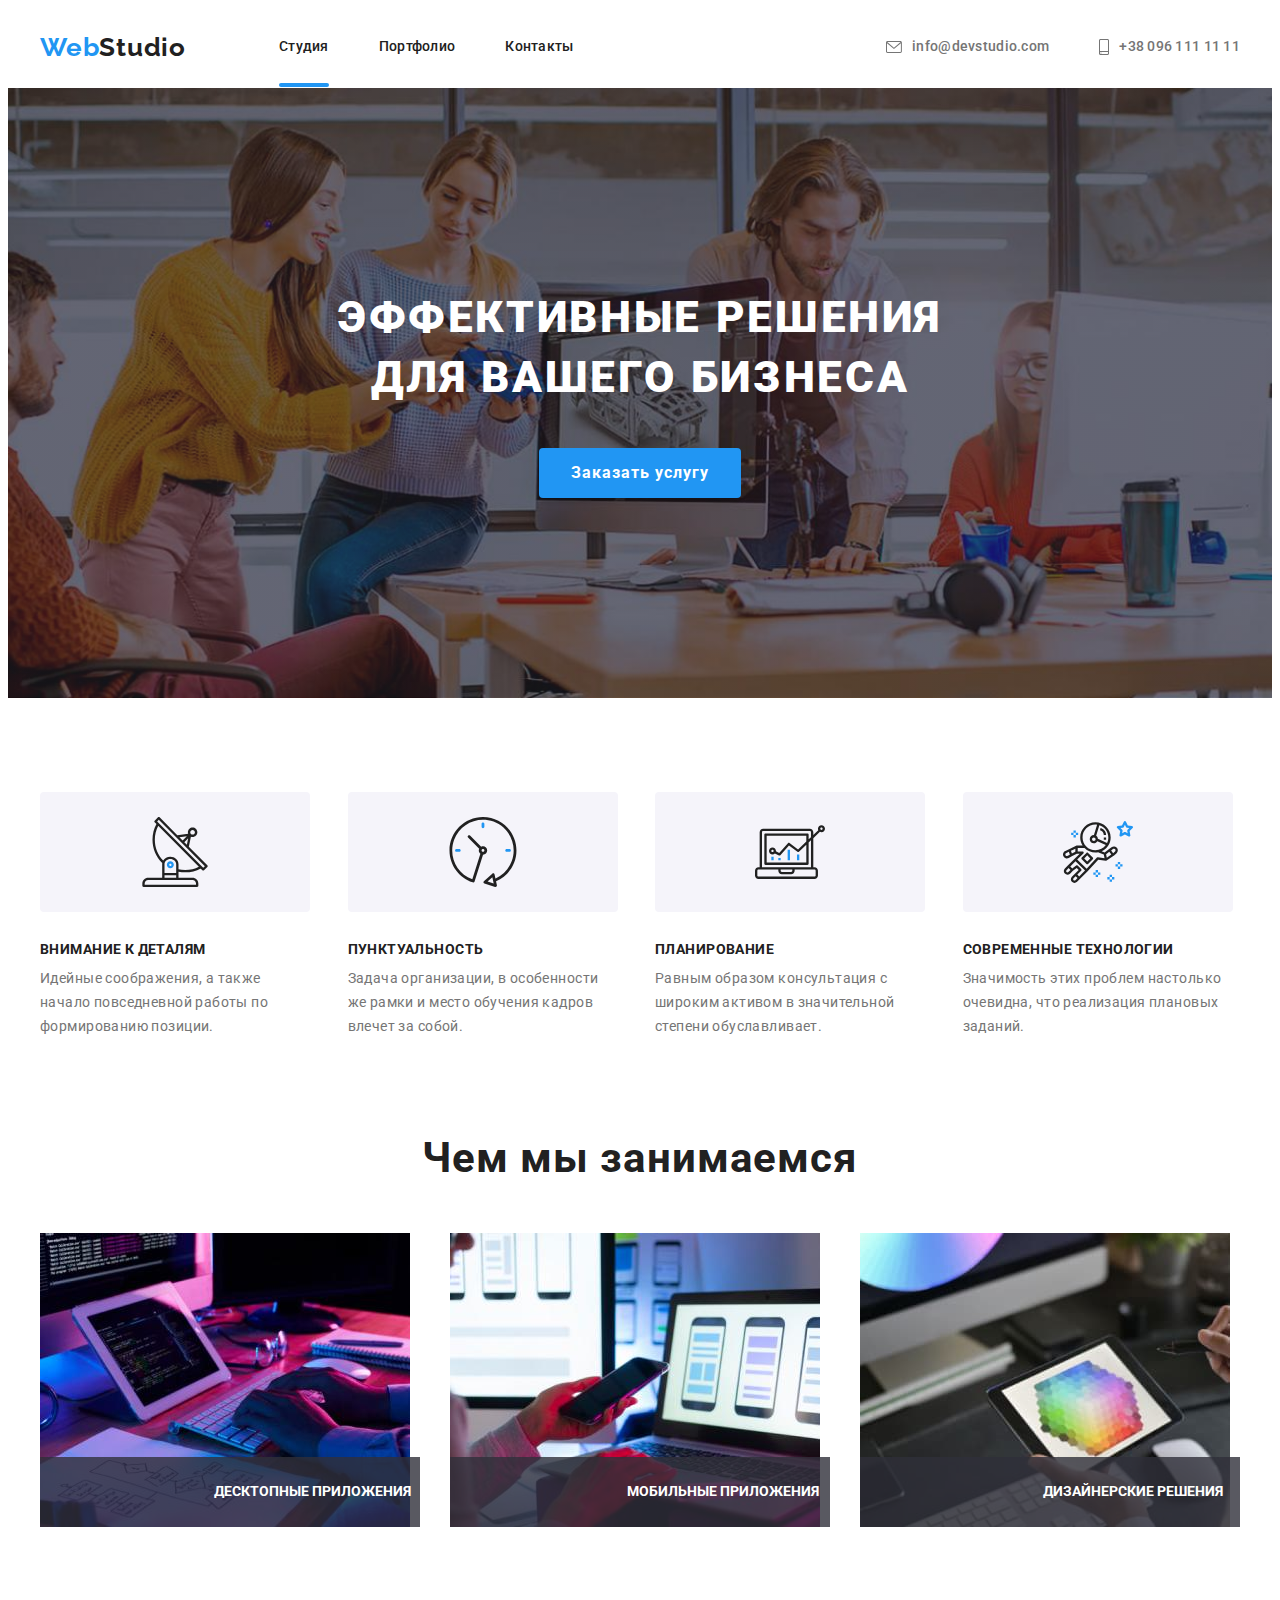
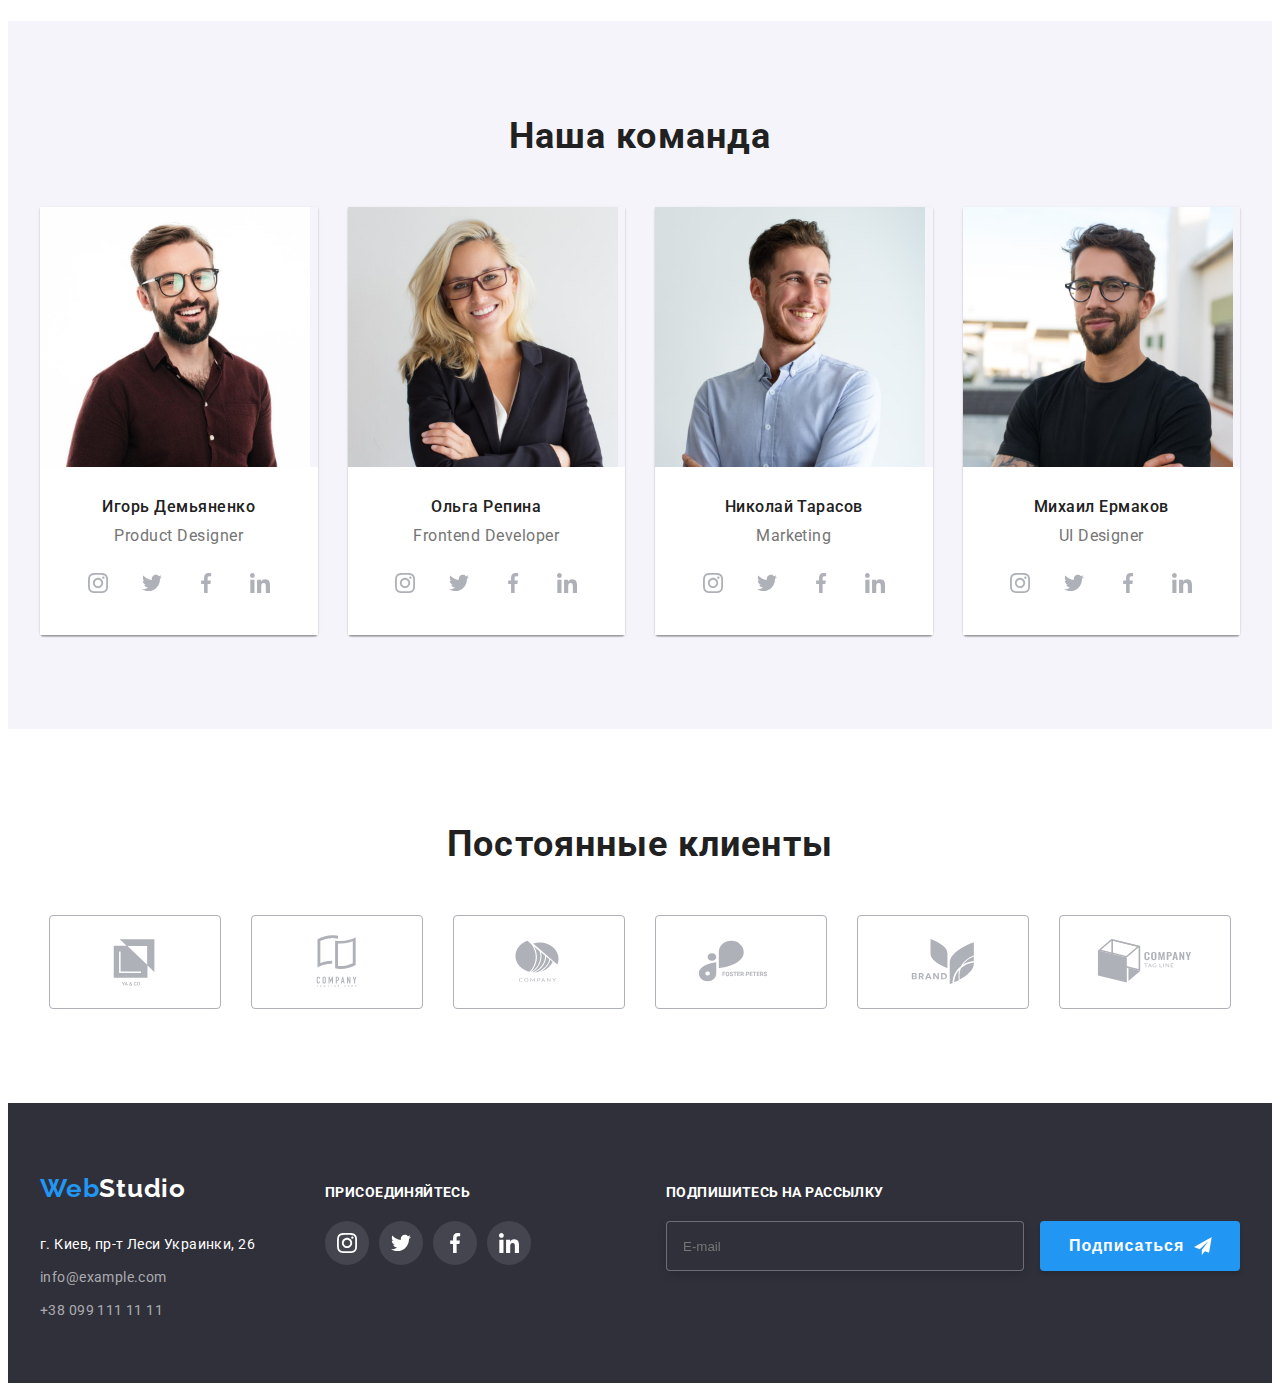
<file: index.html>
<!DOCTYPE html>
<html lang="ru">
<head>
    <meta charset="UTF-8">
    <meta http-equiv="X-UA-Compatible" content="IE=edge">
    <meta name="viewport" content="width=device-width, initial-scale=1.0">
    <title>WebStudio</title>
    <link rel="preconnect" href="https://fonts.googleapis.com">
    <link rel="preconnect" href="https://fonts.gstatic.com" crossorigin>
    <link href="https://fonts.googleapis.com/css2?family=Raleway:wght@700&family=Roboto:wght@400;500;700;900&display=swap" rel="stylesheet">
    <link rel="stylesheet" href="https://cdnjs.cloudflare.com/ajax/libs/modern-normalize/1.1.0/modern-normalize.min.css" integrity="sha512-wpPYUAdjBVSE4KJnH1VR1HeZfpl1ub8YT/NKx4PuQ5NmX2tKuGu6U/JRp5y+Y8XG2tV+wKQpNHVUX03MfMFn9Q==" crossorigin="anonymous" referrerpolicy="no-referrer" />
    <link rel="stylesheet" href="./css/styles.css">
</head>
<body>
    <header class="header">
        <div class="container header-container">
            <nav class="header-nav">
            <a lang="en" href="index.html" class="header-logo link">
                <span class="web link">Web</span>Studio
            </a>
            <ul class="list menu-list">
                <li class="menu-item"><a class="menu-link link current" href="./index.html">Студия</a></li>
                <li class="menu-item"><a class="menu-link link" href="./portfolio.html">Портфолио</a></li>
                <li class="menu-item"><a class="menu-link link" href="">Контакты</a></li>
            </ul>
            </nav>
            <div class="header-connect">
            <ul class="list nav-adress">
                <li class="nav-item">
                    <a class="header-mail link nav-connect" href="mailto:info@devstudio.com">
                        <svg class="icon-mail" width="16" height="12">
                            <use href="./images/mail-tel.svg#icon-mail"></use>
                        </svg>
                        info@devstudio.com</a></li>
                <li class="nav-item">
                    <a class="header-tel link nav-connect" href="tel:+380961111111">
                        <svg class="icon-mail" width="10" height="16">
                            <use href="./images/mail-tel.svg#icon-tell"></use>
                        </svg>
                        +38 096 111 11 11</a></li>
            </ul>
            </div>
        </div>
        </header>
    <main>
        <section class="hero">
        <div class="container hero-container">
            <h1 class="headlines hero-headlines">Эффективные решения <br /> для вашего бизнеса</h1>
            <button class="button-service button-hero" data-modal-open type="button">Заказать услугу</button>
        </div>            
        </section>

        <section class="about">
            <div class="container about-container">
            <ul class="hero-list list about-list">
                <li class="hero-menu about-item">
                    <div class="hero-icon-list"> 
                    <svg class="hero-icon-item">
                        <use 
                        href="./images/sprite.svg#icon-antenna">
                        </use>
                    </svg>
                    </div>
                    <h3 class="hero-item about-headlines">Внимание к деталям</h3>
                    <p class="hero-pages hero-after-title">Идейные соображения, а также начало повседневной работы по формированию позиции.</p>      
                </li >
                <li class="hero-menu about-item">
                    <div class="hero-icon-list"> 
                        <svg class="hero-icon-item">
                            <use 
                            href="./images/sprite.svg#icon-clock">
                            </use>
                        </svg>
                        </div>
                    <h3 class="hero-item about-headlines">Пунктуальность</h3>
                    <p class="hero-pages hero-after-title">Задача организации, в особенности же рамки и место обучения кадров влечет за собой.</p>      
                </li>
                <li class="hero-menu about-item">
                    <div class="hero-icon-list"> 
                        <svg class="hero-icon-item">
                            <use 
                            href="./images/sprite.svg#icon-diagram">
                            </use>
                        </svg>
                        </div>
                    <h3 class="hero-item about-headlines">Планирование</h3>
                    <p class="hero-pages hero-after-title">Равным образом консультация с широким активом в значительной степени обуславливает.</p>      
                </li>
                <li class="hero-menu about-item">
                    <div class="hero-icon-list"> 
                        <svg class="hero-icon-item">
                            <use 
                            href="./images/sprite.svg#icon-astronaut">
                            </use>
                        </svg>
                        </div>
                    <h3 class="hero-item about-headlines">Современные технологии</h3>
                    <p class="hero-pages hero-after-title">Значимость этих проблем настолько очевидна, что реализация плановых заданий.</p>      
                </li>
            </ul>
            </div>
        </section>
        <section class="activity">
            <div class="container activity-container">
            <ul class="activity-list list activity-menu">
                <li class="activity-item about-activity-item">
                    <h3 class="activity-headlines">Чем мы занимаемся</h3>
                </li>
            </ul>
            <ul class="photo-list list">
                <li class="activity-photo">
                    <div class="activity-photo-wrap">
                        <img src="./images/img1.jpg"
                        alt="програмирование" 
                        width="370" />
                        <p class="activity-text">
                            Десктопные приложения
                        </p>
                    </div>
                </li>
                <li class="activity-photo">
                    <div class="activity-photo-wrap">
                    <img src="./images/img2.jpg" 
                    alt="мобильные версии" 
                    width="370" />
                    <p class="activity-text">
                        Мобильные приложения
                    </p>
                </div>
                </li>
                <li class="activity-photo">
                    <div class="activity-photo-wrap">
                    <img src="./images/img3.jpg" 
                    alt="дизайн" 
                    width="370" />
                    <p class="activity-text">
                        Дизайнерские решения
                    </p>
                </div>
                </li>
            </ul>
            </div>
        </section>
        <section class="team">
            <div class="container team-container">
            <h2 class="headline-teams about-teams">Наша команда</h2>
            <ul class="teams-list list teams-menu">
                <li class="team-photo">
                    <img 
                    src="./images/masters-img-1.jpg" 
                    alt="Игорь Демьяненко" 
                    width="270" 
                    />
                    <div class="team-photo-description">
                    <h3 class="headline-team">
                        Игорь Демьяненко
                    </h3>
                    <p class="team-pages" lang="en">
                        Product Designer
                    </p>
                    <ul class="team-social social-list list">
                        <li class="team-icon-item">
                            <a  href="" class="team-link">
                            <svg class="team-icon-svg" width="20" height="20">
                                <use 
                                href="./images/social-link.svg#icon-instagram">
                                </use>
                            </svg>
                        </a>
                        </li>
                        <li class="team-icon-item">
                            <a  href="" class="team-link">
                            <svg class="team-icon-svg" width="20" height="20">
                                <use 
                                href="./images/social-link.svg#icon-twitter">
                                </use>
                            </svg>
                        </a>
                        </li>
                        <li class="team-icon-item">
                            <a  href="" class="team-link">
                            <svg class="team-icon-svg" width="20" height="20">
                                <use 
                                href="./images/social-link.svg#icon-facebook">
                                </use>
                            </svg>
                        </a>
                        </li>
                        <li class="team-icon-item">
                            <a  href="" class="team-link">
                            <svg class="team-icon-svg" width="20" height="20">
                                <use 
                                href="./images/social-link.svg#icon-linkedin">
                                </use>
                            </svg>
                        </a>
                        </li>
                    </ul>
                    </div>
                </li>
                <li class="team-photo">
                    <img 
                    src="./images/masters-img-2.jpg" 
                    alt="Ольга Репина" 
                    width="270" 
                    />
                <div class="team-photo-description">
                    <h3 class="headline-team">
                        Ольга Репина
                    </h3>
                    <p class="team-pages" lang="en">
                        Frontend Developer
                    </p>
                    <ul class="team-social social-list list">
                        <li class="team-icon-item">
                            <a  href="" class="team-link">
                            <svg class="team-icon-svg" width="20" height="20">
                                <use 
                                href="./images/social-link.svg#icon-instagram">
                                </use>
                            </svg>
                        </a>
                        </li>
                        <li class="team-icon-item">
                            <a  href="" class="team-link">
                            <svg class="team-icon-svg" width="20" height="20">
                                <use 
                                href="./images/social-link.svg#icon-twitter">
                                </use>
                            </svg>
                        </a>
                        </li>
                        <li class="team-icon-item">
                            <a  href="" class="team-link">
                            <svg class="team-icon-svg" width="20" height="20">
                                <use 
                                href="./images/social-link.svg#icon-facebook">
                                </use>
                            </svg>
                        </a>
                        </li>
                        <li class="team-icon-item">
                            <a  href="" class="team-link">
                            <svg class="team-icon-svg" width="20" height="20">
                                <use 
                                href="./images/social-link.svg#icon-linkedin">
                                </use>
                            </svg>
                        </a>
                        </li>
                    </ul>
                </div>
                </li>
                <li class="team-photo">
                    <img 
                    src="./images/masters-img-3.jpg" 
                    alt="Николай Тарасов" 
                    width="270" 
                    />
                <div class="team-photo-description">
                    <h3 class="headline-team">
                        Николай Тарасов
                    </h3>
                    <p class="team-pages" lang="en">
                        Marketing
                    </p>
                    <ul class="team-social social-list list">
                        <li class="team-icon-item">
                            <a  href="" class="team-link">
                            <svg class="team-icon-svg" width="20" height="20">
                                <use 
                                href="./images/social-link.svg#icon-instagram">
                                </use>
                            </svg>
                        </a>
                        </li>
                        <li class="team-icon-item">
                            <a  href="" class="team-link">
                            <svg class="team-icon-svg" width="20" height="20">
                                <use 
                                href="./images/social-link.svg#icon-twitter">
                                </use>
                            </svg>
                        </a>
                        </li>
                        <li class="team-icon-item">
                            <a  href="" class="team-link">
                            <svg class="team-icon-svg" width="20" height="20">
                                <use 
                                href="./images/social-link.svg#icon-facebook">
                                </use>
                            </svg>
                        </a>
                        </li>
                        <li class="team-icon-item">
                            <a  href="" class="team-link">
                            <svg class="team-icon-svg" width="20" height="20">
                                <use 
                                href="./images/social-link.svg#icon-linkedin">
                                </use>
                            </svg>
                        </a>
                        </li>
                    </ul>
                </div>
                </li>
                <li class="team-photo">
                    <img 
                    src="./images/masters-img-4.jpg" 
                    alt="Михаил Ермаков" 
                    width="270" 
                    />
                <div class="team-photo-description">
                    <h3 class="headline-team">
                        Михаил Ермаков
                    </h3>
                    <p class="team-pages" lang="en">
                        UI Designer
                    </p>
                    <ul class="team-social social-list list">
                        <li class="team-icon-item">
                            <a  href="" class="team-link">
                            <svg class="team-icon-svg" width="20" height="20">
                                <use 
                                href="./images/social-link.svg#icon-instagram">
                                </use>
                            </svg>
                        </a>
                        </li>
                        <li class="team-icon-item">
                            <a  href="" class="team-link">
                            <svg class="team-icon-svg" width="20" height="20">
                                <use 
                                href="./images/social-link.svg#icon-twitter">
                                </use>
                            </svg>
                        </a>
                        </li>
                        <li class="team-icon-item">
                            <a  href="" class="team-link">
                            <svg class="team-icon-svg" width="20" height="20">
                                <use 
                                href="./images/social-link.svg#icon-facebook">
                                </use>
                            </svg>
                        </a>
                        </li>
                        <li class="team-icon-item">
                            <a  href="" class="team-link">
                            <svg class="team-icon-svg" width="20" height="20">
                                <use 
                                href="./images/social-link.svg#icon-linkedin">
                                </use>
                            </svg>
                        </a>
                        </li>
                    </ul>
                </div>
                </li>
            </ul>
        </div>
        </section>
        <section class="customers">
            <div class="container">
            <h2 class="headline-customers">Постоянные клиенты</h2>
            <ul class="customer-list list">
                <li class="customer-icon-list">
                    <a  href="" class="customer-link">
                    <svg class="customer-icon-item">
                        <use 
                        href="./images/customers.svg#icon-logo1">
                        </use>
                    </svg>
                </a>
                </li>
                <li class="customer-icon-list">
                    <a  href="" class="customer-link">
                    <svg class="customer-icon-item">
                        <use 
                        href="./images/customers.svg#icon-logo2">
                        </use>
                    </svg>
                </a>
                </li>
                <li class="customer-icon-list">
                    <a  href="" class="customer-link">
                    <svg class="customer-icon-item">
                        <use 
                        href="./images/customers.svg#icon-logo3">
                        </use>
                    </svg>
                </a>
                </li>
                <li class="customer-icon-list">
                    <a  href="" class="customer-link">
                    <svg class="customer-icon-item">
                        <use 
                        href="./images/customers.svg#icon-logo4">
                        </use>
                    </svg>
                </a>
                </li>
                <li class="customer-icon-list">
                    <a  href="" class="customer-link">
                    <svg class="customer-icon-item">
                        <use 
                        href="./images/customers.svg#icon-logo5">
                        </use>
                    </svg>
                </a>
                </li>
                <li class="customer-icon-list">
                    <a  href="" class="customer-link">
                    <svg class="customer-icon-item">
                        <use 
                        href="./images/customers.svg#icon-logo6">
                        </use>
                    </svg>
                </a>
                </li>

            </ul>
            </div>
        </section>
    </main>

        <footer class="footer">
            <div class="container footer-container">


                <div class="address-footer">
                <a lang="en" href="index.html" class="logo-footer link">
                <span class="web link">Web</span>Studio
                </a>                  
            <address class="footer-adress">
                <ul class="footer-list list">
                    <li class="footer-item">
                        <a class="footer-item-link link" href="https://goo.gl/maps/RkRpiGDQGRwnNrZ36" 
                        target="_blank" 
                        rel="noopener noreferrer">
                        г. Киев, пр-т Леси Украинки, 26
                        </a>
                    </li>
                    <li class="footer-item">
                        <a class="footer-link link" href="mailto:info@example.com">
                            info@example.com
                        </a>
                    </li>
                    <li class="footer-item">
                        <a class="footer-link link" href="tel:+380991111111">
                            +38 099 111 11 11
                        </a>
                    </li>
                </ul>
            </address>
            </div>



        <div class="social-footer">
            <h2 class="footer-title">присоединяйтесь</h2>
            <ul class="footer-icon-list list">
                <li class="footer-icon-item">
                    <a href="" class="footer-icon-link" >
                        <svg class="footer-icon-svg" width="20" height="20">
                            <use href="./images/social-link.svg#icon-instagram">
                            </use>
                        </svg>
                    </a>
                </li>
                <li class="footer-icon-item">
                    <a href="" class="footer-icon-link" >
                        <svg class="footer-icon-svg" width="20" height="20">
                            <use href="./images/social-link.svg#icon-twitter">
                            </use>
                        </svg>
                    </a>
                </li>
                <li class="footer-icon-item">
                    <a href="" class="footer-icon-link" >
                        <svg class="footer-icon-svg" width="20" height="20">
                            <use href="./images/social-link.svg#icon-facebook">
                            </use>
                        </svg>
                    </a>
                </li>
                <li class="footer-icon-item">
                    <a href="" class="footer-icon-link" >
                        <svg class="footer-icon-svg" width="20" height="20">
                            <use href="./images/social-link.svg#icon-linkedin">
                            </use>
                        </svg>
                    </a>
                </li>
            </ul>
        </div>

        <div class="subscribe">
            <form action="#" class="subscribe-form">
                <p class="subscribe-form-pages">Подпишитесь на рассылку</p>
                    <input type="email" class="modal-form-mail" name="user-email" placeholder="E-mail" pattern="[a-z0-9._%+-]+@[a-z0-9.-]+\.[a-z]{2,4}$"
                    title="mail@mail.com">

                <button type="submit" class="subscribe-form-button">Подписаться
                    <svg class="submit-icon" width="24" height="24">
                        <use href="./images/sprite.svg#icon-telegram">
                        </use>
                    </svg>
                </button>
            </form>
        </div>
    </div>




        </footer>
    <div class="backdrop is-hidden" data-modal>
        <div class="modal">
            <button type="button" class="modal-btn" data-modal-close>
                <svg class="modal-close-icon" width="11" height="11">
                            <use href="./images/sprite.svg#icon-close">
                            </use>
                        </svg>
            </button>
            <form action="#" class="modal-form">
                <p class="modal-form-head">
                    Оставьте свои данные, мы вам перезвоним
                </p>
                <label class="modal-form-field">Имя
                    <span class="modal-form-wrapper">
                    <input type="text" class="modal-form-input" name="user-name" 
                    minlength="2" 
                    pattern="[a-zA-Zа-яёА-ЯЁ]+"
                    title="Имя должно содержать символы кириллицы или латиницы"
                    required>
                    <svg class="modal-form-icon" width="12" height="12">
                        <use href="./images/sprite.svg#icon-form-user">
                        </use>
                    </svg>
                    </span>
                </label>
                
                <label class="modal-form-field">Телефон
                    <span class="modal-form-wrapper">
                    <input type="tel" class="modal-form-input" name="user-tel"
                    pattern="[0-9]{3}-[0-9]{3}-[0-9]{2}-[0-9]{2}"
                    title="099-999-99-99"
                    required>
                    <svg class="modal-form-icon" width="13" height="13">
                        <use href="./images/sprite.svg#icon-form-tel">
                        </use>
                    </svg>
                </span>
                </label>

                <label class="modal-form-field">Почта
                    <span class="modal-form-wrapper">
                    <input type="email" class="modal-form-input" name="user-email"
                    pattern="[a-z0-9._%+-]+@[a-z0-9.-]+\.[a-z]{2,4}$"
                    title="mail@mail.com"
                    required>
                    
                    <svg class="modal-form-icon" width="15" height="12">
                        <use href="./images/sprite.svg#icon-form-mail">
                        </use>
                    </svg>
                    </span>
                </label>

                <label class="modal-form-field">Комментарий
                    <textarea class="modal-form-message" name="user-message" placeholder="Введите текст"></textarea>
                </label>
                <input type="checkbox" id="accept-policy" class="modal-form-checkbox visually-hidden" >
                <label for="accept-policy" class="modal-form-check-box-label">Соглашаюсь с рассылкой и принимаю&nbsp; <a class="modal-form-chekbox-link" href="./index.html">Условия договора</a></label>

                <button class="modal-form-button" type="submit">
                    Отправить
                </button>
            </form>

        </div>
    </div>
    <script src="./js/modal.js">
    </script>
</body>
</html>
</file>
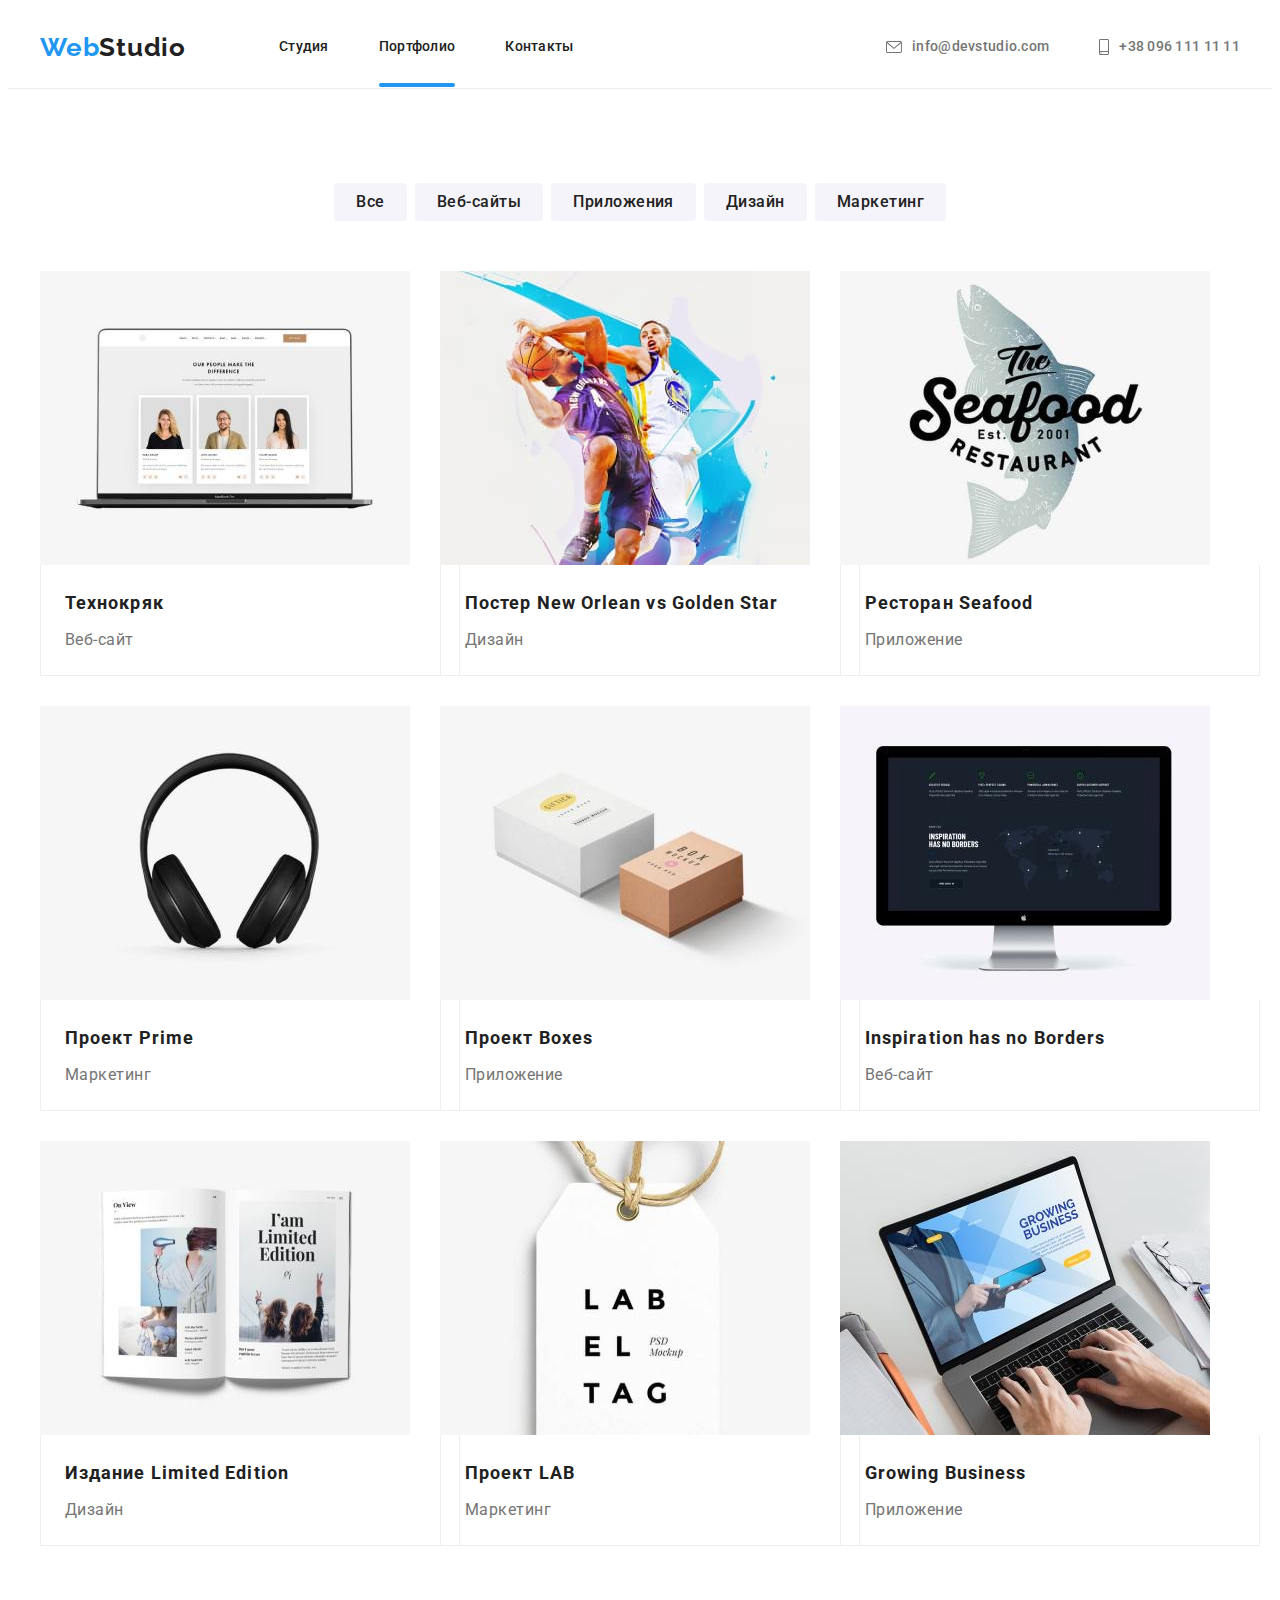
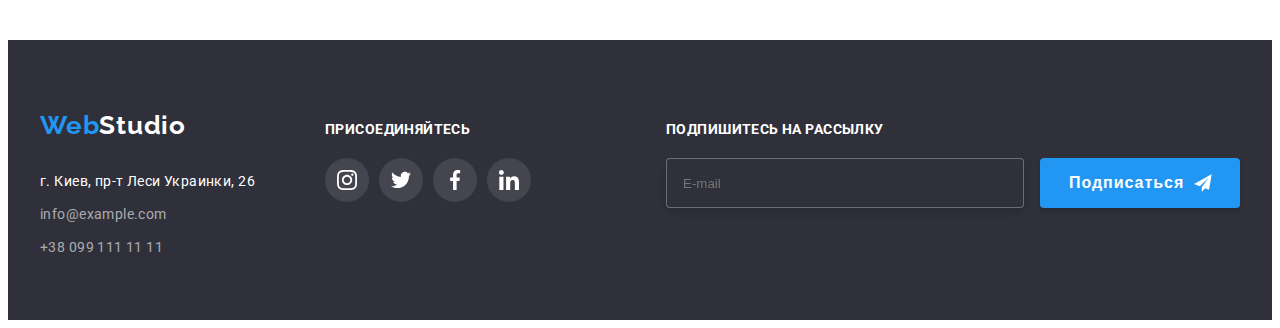
<file: portfolio.html>
<!DOCTYPE html>
<html lang="ru">
  <head>
    <meta charset="UTF-8" />
    <meta http-equiv="X-UA-Compatible" content="IE=edge" />
    <meta name="viewport" content="width=device-width, initial-scale=1.0" />
    <title>WebStudio</title>
    <link rel="preconnect" href="https://fonts.googleapis.com" />
    <link rel="preconnect" href="https://fonts.gstatic.com" crossorigin />
    <link
      href="https://fonts.googleapis.com/css2?family=Raleway:wght@700&family=Roboto:wght@400;500;700;900&display=swap"
      rel="stylesheet"
    />
    <link
      rel="stylesheet"
      href="https://cdnjs.cloudflare.com/ajax/libs/modern-normalize/1.1.0/modern-normalize.min.css"
      integrity="sha512-wpPYUAdjBVSE4KJnH1VR1HeZfpl1ub8YT/NKx4PuQ5NmX2tKuGu6U/JRp5y+Y8XG2tV+wKQpNHVUX03MfMFn9Q=="
      crossorigin="anonymous"
      referrerpolicy="no-referrer"
    />
    <link rel="stylesheet" href="./css/styles.css" />
  </head>
  <body>
    <header class="header header-line">
      <div class="container header-container">
        <nav class="header-nav">
          <a lang="en" href="index.html" class="header-logo link">
            <span class="web link">Web</span>Studio
          </a>
          <ul class="list menu-list">
            <li class="menu-item"><a class="menu-link link" href="./index.html">Студия</a></li>
            <li class="menu-item">
              <a class="menu-link link current" href="./portfolio.html">Портфолио</a>
            </li>
            <li class="menu-item"><a class="menu-link link" href="">Контакты</a></li>
          </ul>
        </nav>
        <div class="header-connect">
          <ul class="list nav-adress">
            <li class="nav-item">
              <a class="header-mail link nav-connect" href="mailto:info@devstudio.com">
                <svg class="icon-mail" width="16" height="12">
                  <use href="./images/mail-tel.svg#icon-mail"></use>
                </svg>
                info@devstudio.com</a
              >
            </li>
            <li class="nav-item">
              <a class="header-tel link nav-connect" href="tel:+380961111111">
                <svg class="icon-mail" width="10" height="16">
                  <use href="./images/mail-tel.svg#icon-tell"></use>
                </svg>
                +38 096 111 11 11</a
              >
            </li>
          </ul>
        </div>
      </div>
    </header>
    <main>
      <section class="buttons">
        <div class="container">
          <ul class="buttons-menu buttons-container list">
            <li class="button-item">
              <button class="button-chapter" type="button">Все</button>
            </li>
            <li class="button-item">
              <button class="button-chapter" type="button">Веб-сайты</button>
            </li>
            <li class="button-item">
              <button class="button-chapter" type="button">Приложения</button>
            </li>
            <li class="button-item">
              <button class="button-chapter" type="button">Дизайн</button>
            </li>
            <li class="button-item">
              <button class="button-chapter" type="button">Маркетинг</button>
            </li>
          </ul>
          <ul class="photo-menu list">
            <li class="photo-item">
              <div class="photo-item-wrap">
                <a href="" class="photo-focus link">
                <img src="./images/portfolio/techno-crack.jpg" alt="техно-кряк" width="370" />
                <p class="photo-text">
                  Технокряк это современная площадка распространения коронавируса. Компании
                  используют эту платформу для цифрового шпионажа и атак на защищённые сервера
                  конкурентов.
                </p>
              </div>
                <div class="photo-description">
                  <h3 class="photo-headline">Технокряк</h3>
                  <p class="photo-pages">Веб-сайт</p>
                </div>
              </a>
            </li>
            <li class="photo-item">
              <a href="" class="photo-focus link">
                <img src="./images/portfolio/bascketbal.jpg" alt="Баскетбол" width="370" />
                <div class="photo-description">
                  <h3 class="photo-headline">
                    Постер <span lang="en">New Orlean vs Golden Star</span>
                  </h3>
                  <p class="photo-pages">Дизайн</p>
                </div>
              </a>
            </li>
            <li class="photo-item">
              <a href="" class="photo-focus link">
                <img src="./images/portfolio/seafood.jpg" alt="Ресторан" width="370" />
                <div class="photo-description">
                  <h3 class="photo-headline">Ресторан <span lang="en">Seafood</span></h3>
                  <p class="photo-pages">Приложение</p>
                </div>
              </a>
            </li>
            <li class="photo-item">
              <a href="" class="photo-focus link">
                <img src="./images/portfolio/prime.jpg" alt="Наушники" width="370" />
                <div class="photo-description">
                  <h3 class="photo-headline">Проект <span lang="en">Prime</span></h3>
                  <p class="photo-pages">Маркетинг</p>
                </div>
              </a>
            </li>
            <li class="photo-item">
              <a href="" class="photo-focus link">
                <img src="./images/portfolio/boxes.jpg" alt="коробки" width="370" />
                <div class="photo-description">
                  <h3 class="photo-headline">Проект <span lang="en">Boxes</span></h3>
                  <p class="photo-pages">Приложение</p>
                </div>
              </a>
            </li>
            <li class="photo-item">
              <a href="" class="photo-focus link">
                <img src="./images/portfolio/borders.jpg" alt="интерактивная карта" width="370" />
                <div class="photo-description">
                  <h3 lang="en" class="photo-headline">Inspiration has no Borders</h3>
                  <p class="photo-pages">Веб-сайт</p>
                </div>
              </a>
            </li>
            <li class="photo-item">
              <a href="" class="photo-focus link">
                <img src="./images/portfolio/limited-edition.jpg" alt="издание" width="370" />
                <div class="photo-description">
                  <h3 class="photo-headline">Издание <span lang="en">Limited Edition</span></h3>
                  <p class="photo-pages">Дизайн</p>
                </div>
              </a>
            </li>
            <li class="photo-item">
              <a href="" class="photo-focus link">
                <img src="./images/portfolio/lab.jpg" alt="лаборатория" width="370" />
                <div class="photo-description">
                  <h3 class="photo-headline">Проект <span lang="en">LAB</span></h3>
                  <p class="photo-pages">Маркетинг</p>
                </div>
              </a>
            </li>
            <li class="photo-item">
              <a href="" class="photo-focus link">
                <img src="./images/portfolio/business.jpg" alt="бизнес" width="370" />
                <div class="photo-description">
                  <h3 lang="en" class="photo-headline">Growing Business</h3>
                  <p class="photo-pages">Приложение</p>
                </div>
              </a>
            </li>
          </ul>
        </div>
      </section>
    </main>
    <footer class="footer">
      <div class="container footer-container">


          <div class="address-footer">
          <a lang="en" href="index.html" class="logo-footer link">
          <span class="web link">Web</span>Studio
          </a>                  
      <address class="footer-adress">
          <ul class="footer-list list">
              <li class="footer-item">
                  <a class="footer-item-link link" href="https://goo.gl/maps/RkRpiGDQGRwnNrZ36" 
                  target="_blank" 
                  rel="noopener noreferrer">
                  г. Киев, пр-т Леси Украинки, 26
                  </a>
              </li>
              <li class="footer-item">
                  <a class="footer-link link" href="mailto:info@example.com">
                      info@example.com
                  </a>
              </li>
              <li class="footer-item">
                  <a class="footer-link link" href="tel:+380991111111">
                      +38 099 111 11 11
                  </a>
              </li>
          </ul>
      </address>
      </div>



  <div class="social-footer">
      <h2 class="footer-title">присоединяйтесь</h2>
      <ul class="footer-icon-list list">
          <li class="footer-icon-item">
              <a href="" class="footer-icon-link" >
                  <svg class="footer-icon-svg" width="20" height="20">
                      <use href="./images/social-link.svg#icon-instagram">
                      </use>
                  </svg>
              </a>
          </li>
          <li class="footer-icon-item">
              <a href="" class="footer-icon-link" >
                  <svg class="footer-icon-svg" width="20" height="20">
                      <use href="./images/social-link.svg#icon-twitter">
                      </use>
                  </svg>
              </a>
          </li>
          <li class="footer-icon-item">
              <a href="" class="footer-icon-link" >
                  <svg class="footer-icon-svg" width="20" height="20">
                      <use href="./images/social-link.svg#icon-facebook">
                      </use>
                  </svg>
              </a>
          </li>
          <li class="footer-icon-item">
              <a href="" class="footer-icon-link" >
                  <svg class="footer-icon-svg" width="20" height="20">
                      <use href="./images/social-link.svg#icon-linkedin">
                      </use>
                  </svg>
              </a>
          </li>
      </ul>
  </div>

  <div class="subscribe">
      <form action="#" class="subscribe-form">
          <p class="subscribe-form-pages">Подпишитесь на рассылку</p>
              <input type="mail" class="modal-form-mail" name="user-mail" placeholder="E-mail" pattern="[a-z0-9._%+-]+@[a-z0-9.-]+\.[a-z]{2,4}$"
              title="mail@mail.com">

          <button type="submit" class="subscribe-form-button">Подписаться
              <svg class="submit-icon" width="24" height="24">
                  <use href="./images/sprite.svg#icon-telegram">
                  </use>
              </svg>
          </button>
      </form>
  </div>
</div>




  </footer>
  </body>
</html>
</file>
<file: css/styles.css>
:root {
    --header-color: #2196F3;
    --primary-title-color: #ffffff;
    --second-text-color: #757575;
    --headlines-text-color: #212121; 
    --footer-text-color: rgba(255, 255, 255, 0.6);
}

p, h1, h2, h3, h4, h5, h6 {
    margin: 0;
}

ul {
    margin: 0;
    padding: 0;
}

.container {
    width: 1200px;
    padding-left: 15px;
    padding-right: 15px;
    margin: 0 auto;
}



body {
    font-family: 'Roboto', sans-serif;
}


.list {
    list-style: none;
}

.link {
    text-decoration: none;
}

img {
    display: block;
}

/* ----------------------header------------------ */

.web {
font-family: Raleway;
font-weight: 700;
font-size: 26px;
line-height: 1.19;
letter-spacing: 0.03em;
color:var(--header-color);
}


.header {
    padding-top: 24px;
    padding-bottom: 25px;
}

.header-line {
    border-bottom: 1px solid #ECECEC;
}



.header-logo {
    margin-right: 93px;
}

.header-container {
    display: flex;
    align-items: center;
}


.header-logo {
font-family: Raleway;
font-weight: 700;
font-size: 26px;
line-height: 1.19;
letter-spacing: 0.03em;
color: var(--headlines-text-color);
}


.header-connect {
    margin-left: auto;
}

.header-nav {
    display: flex;
    align-items: center;
}


.nav-adress {
    display: flex;
}


.menu-list {
    display: flex;
}

.menu-item:not(:last-child) {
    margin-right: 50px;
}

.nav-adress .nav-item + .nav-item {
    margin-left: 50px;
}

.icon-mail {
    margin-right: 10px;
    fill: #757575;
    transition: fill 250ms cubic-bezier(0.4, 0, 0.2, 1);
}



.menu-link {
    font-weight: 500;
    font-size: 14px;
    line-height: 1.14;
    letter-spacing: 0.02em;
    color: var(--headlines-text-color);
    display: block;
    position: relative;
    transition: color 250ms cubic-bezier(0.4, 0, 0.2, 1);
    }
    
    .menu-link.current::after {
        content: '';
        width: 100%;
        height: 4px;
        background: #2196F3;
        border-radius: 2px;
        position: absolute;
        left: 0;
        bottom: -32px;
        display: block;
    
    }


.menu-link:focus, .menu-link:hover {
    color: var(--header-color);
}

.header-connect {
    display: flex;
    align-items: baseline;
}

.header-tel {
font-weight: 500;
font-size: 14px;
line-height: 1.14;
letter-spacing: 0.02em;
color: var(--second-text-color);
display: flex;
transition: color 250ms cubic-bezier(0.4, 0, 0.2, 1);
}

.header-tel:focus, .header-tel:hover {
    color: var(--header-color);
}

.header-tel:focus .icon-mail, .header-tel:hover .icon-mail {
    fill: var(--header-color);
}

.header-mail {
    display: flex;
    align-items: center;
}

.header-mail {
font-weight: 500;
font-size: 14px;
line-height: 1.14;
letter-spacing: 0.02em;
color: var(--second-text-color);
transition: color 250ms cubic-bezier(0.4, 0, 0.2, 1);
}

.header-mail:focus, .header-mail:hover {
    color: var(--header-color);
}

.header-mail:focus .icon-mail, .header-mail:hover .icon-mail {
    fill: var(--header-color);
}



/* ----------------------hero----------------- */

.hero {
    background-color: #2F303A;
    padding: 200px 0;
    text-align: center;
    background-image: linear-gradient(
        rgba(47, 48, 58, 0.4), 
        rgba(47, 48, 58, 0.4)
        ), 
        url(../images/header-bg.jpg);
    background-repeat: no-repeat;
    background-size: cover;
    background-position: center;
    
}




.headlines { 
font-weight: 900;
font-size: 44px;
line-height: 1.36;
letter-spacing: 0.06em;
text-transform: uppercase;
color:var(--primary-title-color);
}



.hero-headlines {
    margin: 0 auto;
    width: 696px;
    margin-bottom: 40px;
    }

.button-hero {
    border: none;
}

.button-service {
box-shadow: 0px 4px 4px rgba(0, 0, 0, 0.15);
border-radius: 4px;
padding: 10px 32px;
font-weight: 700;
font-size: 16px;
line-height: 1.87;
letter-spacing: 0.06em;
color: var(--primary-title-color);
background-color: #2196F3;
}


.button-service {
font-family: inherit;
cursor: pointer;   
}



.about {
    padding-top: 94px;
    padding-bottom: 94px;
}

.about-headlines {
    margin-bottom: 10px;
    width: 270px;
    margin-top: 30px;
}


.about-list {
    display: flex;
    flex-wrap: wrap;
    margin-left: -30px;
    }

.about-item {
    flex-basis: calc(100% / 4 - 30px);
    margin-left: 30px;
}

.about-item:nth-child(4n) {
    margin-right: 0;
}

.about-item:nth-last-child(-n + 4) {
    margin-bottom: 0;
}

.hero-icon-list {
    width: 270px;
    height: 120px;
    background: #F5F4FA;
    display: flex;
    border-radius: 4px;
    justify-content: center;
    
}




.hero-icon-item {
    width: 70px;
    height: 70px;
    margin: 0 auto;
    display: block;
    margin-top: 25px;
    margin-bottom: 25px;
}

.hero-icon-menu {
    display: flex;
}

.hero-icon-menu {
    flex-wrap: wrap;
    margin-left: -30px;
    padding-bottom: 30px;
    }

.hero-icon-list {
    flex-basis: calc(100% / 4 - 30px);
    
}


.hero-item {
    font-weight: 700;
    font-size: 14px;
    line-height: 1.14;
    letter-spacing: 0.03em;
    text-transform: uppercase;
        color: var(--headlines-text-color)
}

.hero-pages {
    font-weight: 400;
    font-size: 14px;
    line-height: 1.71;
    letter-spacing: 0.03em;
    color: var(--second-text-color);
}

.hero-after-title {
    width: 270px;
}


.activity-item {
font-weight: 700;
font-size: 36px;
line-height: 1.17;
letter-spacing: 0.03em;
color: var(--headlines-text-color);
}

.nav-item {
    display: flex;
}

.nav-adress .nav-item + .nav-item {
    margin-left: 50px;
}


/* conteiner activity 65 */
.activity-text {
position: absolute;
padding: 27px 83px;
bottom: 0;
display: flex;
font-weight: 700;
font-size: 14px;
line-height: 1.14;
text-align: center;
width: 100%;
text-transform: uppercase;
color: #ffffff;
background-color: rgba(47, 48, 58, 0.8);
justify-content: center;

}

/* .activity-photo:hover .activity-text {
    transform: translateY(0);
} */

.activity-photo-wrap {
    display: flex;
    position: relative;
    overflow: hidden;
}



.about-activity-item {
    text-align: center;
}

.activity {
    padding-bottom: 94px;
}

.activity-headlines {
    margin-bottom: 50px;
}

.photo-list {
    display: flex;
    flex-wrap: wrap;
    margin-left: -30px;   
}

.activity-photo {
    flex-basis: calc(100% / 3 - 30px);
    margin-left: 30px;
}





/* conteiner activity 65 */



.headline-teams {
font-weight: 700;
font-size: 36px;
line-height: 1.17;
letter-spacing: 0.03em;
color: var(--headlines-text-color);
}

.headline-team {
font-weight: 500;
font-size: 16px;
line-height: 1.19;
letter-spacing: 0.03em;
color: var(--headlines-text-color);
}

.team-pages {
font-weight: 400;
font-size: 16px;
line-height: 1.19;
letter-spacing: 0.03em;
color: var(--second-text-color);
}


/* team 91 */

.team {
    padding-top: 94px;
    padding-bottom: 94px;
}


.about-teams {
    text-align: center;
    margin-bottom: 50px;
}

.team {
    background-color: #F5F4FA;
    }

.teams-menu {
    display: flex;
    flex-wrap: wrap;
    margin-left: -30px; 
}

.team-photo {
    flex-basis: calc(100% / 4 - 30px);
    margin-left: 30px;
    box-shadow: 0px 1px 3px rgba(0, 0, 0, 0.12), 0px 1px 1px rgba(0, 0, 0, 0.14), 0px 2px 1px rgba(0, 0, 0, 0.2);
    border-radius: 0px 0px 4px 4px;
}

.team-photo-description {
    padding-top: 30px;
    padding-bottom: 30px;
    text-align: center;
    background-color: #ffffff;
}

.team-pages {
    padding-top: 10px;
    text-align: center;
    margin-bottom: 16px;
}

.team-icon-item {
    width: 44px;
    height: 44px;
}

.team-icon-item {
    margin-right: 10px;
}

.team-icon-item:last-child {
margin-right: 0;
}

.team-icon-svg {
fill: #afb1b8;
transition: fill 250ms cubic-bezier(0.4, 0, 0.2, 1);
}

.team-link:focus, .team-link:hover {
    background-color: #2196F3;
}

.team-link:focus .team-icon-svg, .team-link:hover .team-icon-svg {
    fill: #ffffff;
}


.team-link {
    width: 100%;
    height: 100%;
    background-color: #ffffff;
    border-radius: 50%;
    display: flex;
    align-items: center;
    justify-content: center;
    transition: background-color 250ms cubic-bezier(0.4, 0, 0.2, 1);
}

.social-list {
    display: flex;
    justify-content: center;
}


/* container customers 160 */
.customers {
    padding-top: 94px;
    padding-bottom: 94px;
    align-items: center;
}

.customer-icon-list:not(:last-child) {
    margin-right: 30px;
}



    .customer-link {
        width: 170px;
        height: 92px;
        display: block;
        border: 1px solid #AFB1B8;
        border-radius: 4px;
        transition: border-color 250ms cubic-bezier(0.4, 0, 0.2, 1);
        }

    .customer-link:hover, .customer-link:focus {
        border-color: #2196F3;
    }

    .customer-link:hover .customer-icon-item,
    .customer-link:focus .customer-icon-item {
        fill: #2196F3;
    }

    .customer-icon-item {
        fill: #afb1b8;
        transition: fill 250ms cubic-bezier(0.4, 0, 0.2, 1);
    }

    .customer-list{
        display: flex;
        justify-content: center;
        margin-top: 50px;
    }

.customer-icon-item {
    width: 106px;
    height: 60px;
    margin: 0 auto;
    margin-top: 16px;
    margin-bottom: 16px;
    margin-left: 32px;
    }

.headline-customers { 
font-weight: 700;
font-size: 36px;
line-height: 1.17;
text-align: center;
letter-spacing: 0.03em;
color: var(--headlines-text-color);
}



/* -------------footer 160----------------- */
.logo-footer {
    font-family: Raleway;
    font-weight: 700;
    font-size: 26px;
    line-height: 1.93;
    letter-spacing: 0.03em;
    color: var(--primary-title-color);
}

.footer-icon-list {
    display: flex;
    justify-content: center;
}

.footer{
    background-color: #2F303A;
}

.footer-icon-svg {
    fill: #ffffff;
}




.footer {
    padding: 60px 0
}

.footer-adress {
    margin-top: 20px;
}

.footer-list .footer-item + .footer-item {
    margin-top: 9px;
}

.footer-title {
font-style: normal;
font-weight: 700;
font-size: 14px;
line-height: 1.14;
letter-spacing: 0.03em;
text-transform: uppercase;
color: #FFFFFF;
margin-bottom: 20px;
}



.footer-link {
font-weight: 400;
font-size: 14px;
line-height: 1.71;
letter-spacing: 0.03em;
color: var(--footer-text-color);
transition: color 250ms cubic-bezier(0.4, 0, 0.2, 1);

}

.footer-item-link {
font-weight: 400;
font-size: 14px;
line-height: 1.71;
letter-spacing: 0.03em;
color: var(--primary-title-color);
}

.footer-list {
    font-style: normal;
}



.footer-container {
    display: flex;
    align-items: baseline;
}


.footer-icon-link {
    width: 100%;
    height: 100%;
    background-color: rgba(255, 255, 255, 0.1);;
    border-radius: 50%;
    display: flex;
    align-items: center;
    justify-content: center;
    transition: background 250ms cubic-bezier(0.4, 0, 0.2, 1);
}

.footer-icon-link:hover, .footer-icon-link:focus {
    background: #2196f3;
}

.footer-icon-item:not(:last-child) {
    margin-right: 10px;
}


.footer-icon-item {
    width: 44px;
    height: 44px;
}


.address-footer {
    margin-right: 70px;
}


.footer-link:hover, .footer-link:focus {
    color: var(--primary-title-color);
}

/* porfolio main*/
.button-item:not(:last-child) {
    margin-right: 8px;
}


.buttons-container {
    display: flex;
    justify-content: center;
    margin-bottom: 50px;
}

.buttons {
    padding-top: 94px;
    padding-bottom: 94px;
}


.button-chapter {
cursor: pointer;
font-family: inherit;
}

.button-chapter {
padding: 6px 22px;
min-width: 73px;
font-weight: 500;
font-size: 16px;
line-height: 1.62;
letter-spacing: 0.03em;
color: var(--headlines-text-color);
background: #F5F4FA;
border-radius: 4px;
border: transparent;
transition: background-color 250ms cubic-bezier(0.4, 0, 0.2, 1), 
box-shadow 250ms cubic-bezier(0.4, 0, 0.2, 1), 
color 250ms cubic-bezier(0.4, 0, 0.2, 1);
}

.button-chapter:hover,
.button-chapter:focus {
    background-color: var(--header-color);
    box-shadow: 0px 3px 1px rgba(0, 0, 0, 0.1), 0px 1px 2px rgba(0, 0, 0, 0.08), 0px 2px 2px rgba(0, 0, 0, 0.12);
    border-radius: 4px;
}


.button-chapter:focus, .button-chapter:hover {
color: var(--primary-title-color);
}


.photo-headline {
font-weight: 700;
font-size: 18px;
line-height: 2.00;
letter-spacing: 0.06em;
padding-bottom: 4px;
color: var(--headlines-text-color);
}

.photo-pages {
font-weight: 400;
font-size: 16px;
line-height: 1.87;
letter-spacing: 0.03em;
color: var(--second-text-color);
}

.photo-menu {
    display: flex;
    flex-wrap: wrap;
    margin-left: -30px;
    margin: 0 auto;
    }


        .photo-item:focus, .photo-item:hover {
        box-shadow: 0px 1px 1px rgba(0, 0, 0, 0.12), 0px 4px 4px rgba(0, 0, 0, 0.06),
        1px 4px 6px rgba(0, 0, 0, 0.16);
        display: block;
    }

.photo-item {
    flex-basis: calc(100% / 3 - 30px);
    width: 370px;
    transition: box-shadow 250ms cubic-bezier(0.4, 0, 0.2, 1);
}

.photo-item:nth-child(3n) {
    margin-right: 0;
}

.photo-item:nth-last-child(-n + 3) {
    margin-bottom: 0;
}

.photo-item {
    margin-left: 0;
    margin-right: 30px;
    margin-bottom: 30px;
}

.photo-item-wrap {
    position: relative;
    overflow: hidden;
}

.photo-item:hover .photo-text {
    transform: translateY(0);

}

.photo-text {
    position: absolute;
    top: 0;
    left: 0;
    font-weight: 400;
    font-size: 18px;
    line-height: 1.56;
    letter-spacing: 0.03em;
    color: #ffffff;
    background-color: rgba(33, 150, 243, 0.9);
    padding: 63px 24px;
    height: 100%;
    transform: translateY(100%);
    transition: transform 250ms cubic-bezier(0.4, 0, 0.2, 1);
    



}

.photo-description {
    padding: 20px 24px;
    width: 370px;
    border: 1px solid #EEEEEE;
    border-top: 0;
}


.backdrop {
    width: 100vw;
    height: 100vh;
    border-radius: 4px;
    position: absolute;
    background: rgba(0, 0, 0, 0.2);
    top: 0;
    position: fixed;
    transition: opacity 500ms linear, visibility 500ms linear;

}

.modal {
    position: absolute;
    top: 50%;
    left: 50%;
    transform: translate(-50%, -50%);
    width: 528px;
    min-height: 581px;
    background-color: #ffffff;
    border-radius: 4px;
    box-shadow: 0px 1px 3px rgba(0, 0, 0, 0.12), 0px 1px 1px rgba(0, 0, 0, 0.14), 0px 2px 1px rgba(0, 0, 0, 0.2);
    padding: 40px;
}

.modal-close-icon {
    fill: currentColor;
}

.modal-btn {
    width: 30px;
    height: 30px;
    border: 1px solid rgba(0, 0, 0, 0.1);
box-sizing: border-box;
background-color: #ffffff;
border-radius: 50%;
position: absolute;
top: 8px;
right: 8px;
display: flex;
align-items: center;
justify-content: center;
cursor: pointer;
color: #000000;
transition: color 250ms cubic-bezier(0.4, 0, 0.2, 1);
}

.modal-btn:hover,
.modal-btn:focus {
    color: var(--header-color);
}

.modal-form {
    display: flex;
    flex-direction: column;
}

.modal-form-head {
    font-weight: 700;
font-size: 20px;
line-height: 1.15;
text-align: center;
letter-spacing: 0.03em;
margin-bottom: 28px;
color: #212121;

}

.modal-form-field {
    margin-bottom: 10px;
    font-weight: 400;
font-size: 12px;
line-height: 1.17;
letter-spacing: 0.01em;
color: #757575;
}


.modal-form-field:nth-child(5) {
    margin-bottom: 0px;
}


.modal-form-wrapper {
    position: relative;
    margin-top: 4px;
    display: block;
    transition: fill 2000ms cubic-bezier(0.4, 0, 0.2, 1);
}


.modal-form-input:focus + .modal-form-icon {
    fill: var(--header-color);
}


.modal-form-input {
    width: 100%;
    height: 40px;
    padding-left: 30px;
    
    border: 1px solid rgba(33, 33, 33, 0.2);
border-radius: 4px;
transition: border-color 250ms cubic-bezier(0.4, 0, 0.2, 1);
}

.modal-form-input:focus {
    outline: none;
    border-color: var(--header-color);
}

.modal-form-message {
    width: 100%;
    height: 120px;
    margin-top: 4px;
    /* margin-bottom: 20px; */
    padding: 12px 16px;

    border: 1px solid rgba(33, 33, 33, 0.2);
box-sizing: border-box;
border-radius: 4px;



resize: none;
}

.modal-form-message {
    color: rgba(117, 117, 117);

}

.modal-form-message:focus {
    outline: none;
    border-color: var(--header-color);
}

.modal-form-button {
border: none;
align-self: center;
cursor: pointer;
padding: 10px 55px;
margin-top: 30px;
font-family: inherit;


font-weight: 700;
font-size: 16px;
line-height: 1.87;
align-items: center;
text-align: center;
letter-spacing: 0.06em;
color: #FFFFFF;

background: #2196F3;
box-shadow: 0px 4px 4px rgba(0, 0, 0, 0.15);
border-radius: 4px;
}

.modal-form-icon {
    position: absolute;
    top: 50%;
    left: 14px;
    transform: translateY(-50%);

    transition: fill 250ms cubic-bezier(0.4, 0, 0.2, 1);

}

.modal-form-check-box-label::before {
    content: '';
    display: block;
    width: 16px;
    height: 15px;
    border: 2px solid #212121;
    cursor: pointer;
    border-radius: 2px;
    margin-right: 9px;
}

.modal-form-check-box-label{
    display: flex;
    margin-top: 20px;
    align-items: center;
    justify-content: center;
    font-style: 400;
font-weight: 400;
font-size: 14px;
line-height: 1.71;
letter-spacing: 0.03em;

color: #757575;
}
.modal-form-checkbox:checked + 
.modal-form-check-box-label::before {
    background-color: #2196F3;
    border-color: var(--header-color);
    background-image: url(../images/check.svg);
    background-size: contain;
    background-repeat: no-repeat;
    background-position: center;
    transition: background-color 250ms cubic-bezier(0.4, 0, 0.2, 1), background-image 250ms cubic-bezier(0.4, 0, 0.2, 1);
    
    
}

.modal-form-checkbox:focus + 
.modal-form-check-box-label::before {
    border-color: var(--header-color);
    
}

.modal-form-chekbox-link {
    color: var(--header-color);
}

.visually-hidden {
    position: absolute;
    width: 1px;
    height: 1px;
    margin: -1px;
    border: 0;
    padding: 0;
    
    white-space: nowrap;
    clip-path: inset(100%);
    clip: rect(0 0 0 0);
    overflow: hidden;
}




.backdrop.is-hidden {
    visibility: hidden;
    opacity: 0;
    pointer-events: none;
}


/* Подписатся футер */

.subscribe {

    margin-left: auto;
    display: flex;
}

.subscribe-form {
}

.subscribe-form-pages {
margin-bottom: 20px;

font-weight: 700;
font-size: 14px;
line-height: 1.14;
letter-spacing: 0.03em;
text-transform: uppercase;

color: #FFFFFF;

}


.subscribe-form-mail {
}

.modal-form-mail {
    width: 358px;
    height: 50px;
    padding: 15px 16px;
    margin-right: 12px;
    align-items: center;
    justify-content: center;
    color: #ffffff;

border: 1px solid rgba(255, 255, 255, 0.3);
box-sizing: border-box;
filter: drop-shadow(0px 4px 4px rgba(0, 0, 0, 0.15));
border-radius: 4px;

background: #2F303A;
outline: none;
}

.modal-form-mail:focus {
    outline: none;
    border-color: var(--header-color);
}



.subscribe-form-button {
    display: inline-flex;
    border: none;
    width: 200px;
    height: 50px;
    padding: 10px 28px 10px 29px;
    cursor: pointer;


    font-weight: 700;
font-size: 16px;
line-height: 1.87;

align-items: center;
text-align: center;
letter-spacing: 0.06em;

color: #FFFFFF;

    background: #2196F3;
box-shadow: 0px 4px 4px rgba(0, 0, 0, 0.15);
border-radius: 4px;


}


.submit-icon {
margin-left: 10px;
    }
</file>
